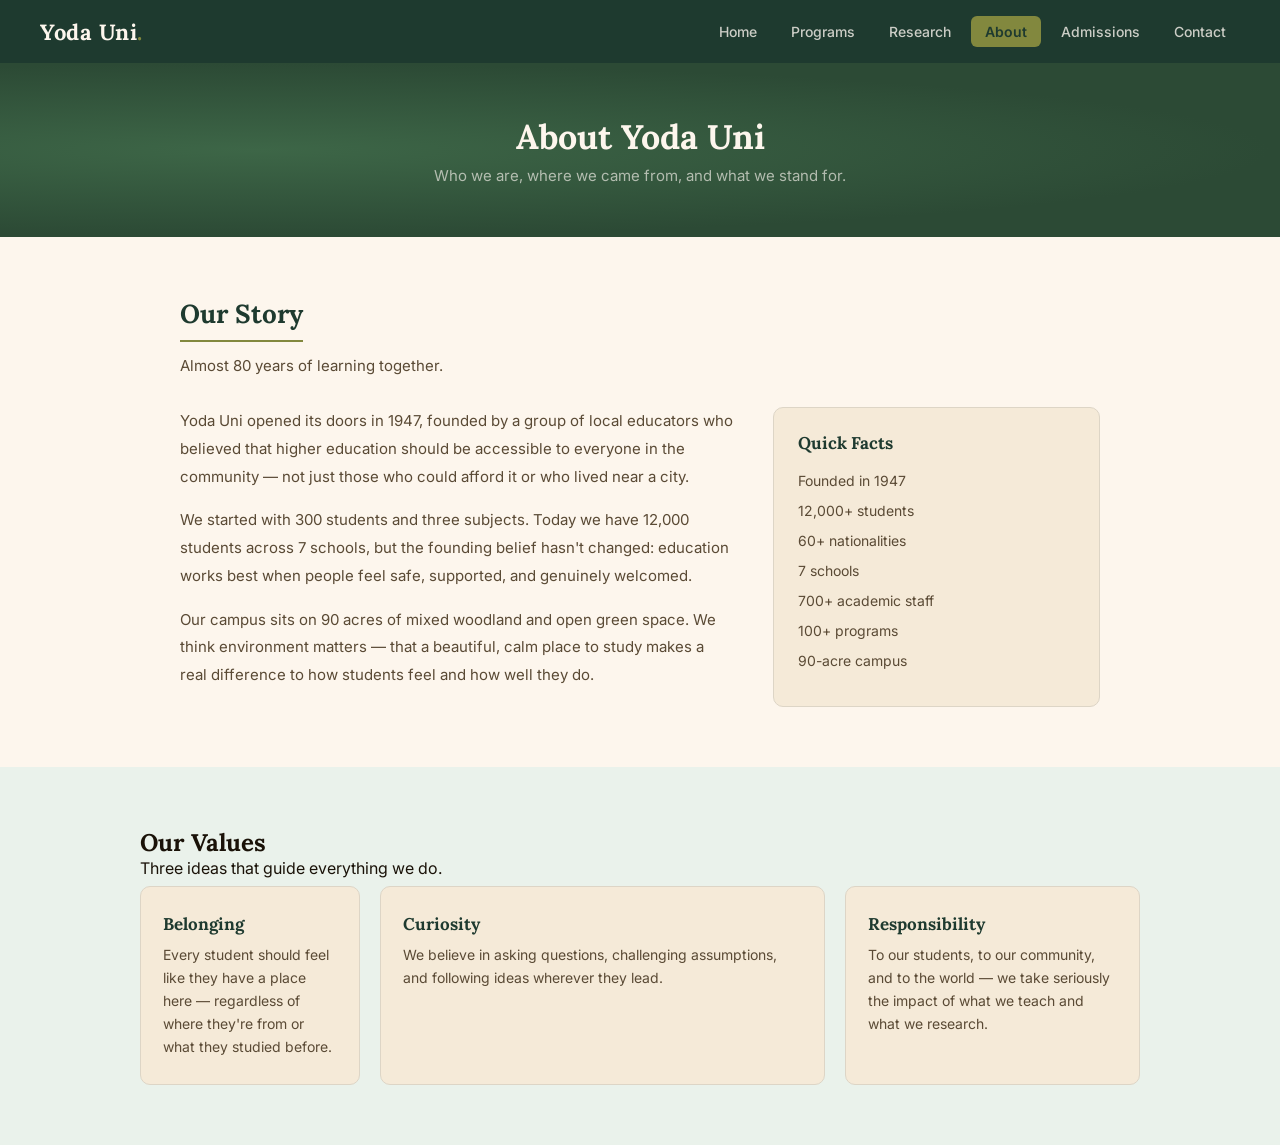
<file: about.html>
<!DOCTYPE html>
<html lang="en">
<head>
  <meta charset="UTF-8" />
  <meta name="viewport" content="width=device-width, initial-scale=1.0"/>
  <title>About — Yoda Uni</title>
  <link href="https://fonts.googleapis.com/css2?family=Lora:wght@400;600;700&family=Inter:wght@400;500;600&display=swap" rel="stylesheet">
  <link rel="stylesheet" href="style.css">
</head>
<body>

  <nav>
    <a class="logo" href="index.html">Yoda Uni<span>.</span></a>
    <ul>
      <li><a href="index.html">Home</a></li>
      <li><a href="programs.html">Programs</a></li>
      <li><a href="research.html">Research</a></li>
      <li><a href="about.html">About</a></li>
      <li><a href="admissions.html">Admissions</a></li>
      <li><a href="contact.html">Contact</a></li>
    </ul>
  </nav>

  <div class="page-banner">
    <h1>About Yoda Uni</h1>
    <p>Who we are, where we came from, and what we stand for.</p>
  </div>

  <div class="section">
    <h2>Our Story</h2>
    <p class="subtitle">Almost 80 years of learning together.</p>

    <div class="about-grid">
      <div class="text">
        <p>Yoda Uni opened its doors in 1947, founded by a group of local educators who believed that higher education should be accessible to everyone in the community — not just those who could afford it or who lived near a city.</p>
        <p>We started with 300 students and three subjects. Today we have 12,000 students across 7 schools, but the founding belief hasn't changed: education works best when people feel safe, supported, and genuinely welcomed.</p>
        <p>Our campus sits on 90 acres of mixed woodland and open green space. We think environment matters — that a beautiful, calm place to study makes a real difference to how students feel and how well they do.</p>
      </div>
      <div class="facts">
        <h3>Quick Facts</h3>
        <div class="fact-item">Founded in 1947</div>
        <div class="fact-item">12,000+ students</div>
        <div class="fact-item">60+ nationalities</div>
        <div class="fact-item">7 schools</div>
        <div class="fact-item">700+ academic staff</div>
        <div class="fact-item">100+ programs</div>
        <div class="fact-item">90-acre campus</div>
      </div>
    </div>
  </div>

  <div class="band">
    <div class="band-inner">
      <h2>Our Values</h2>
      <p class="subtitle">Three ideas that guide everything we do.</p>
      <div class="cards">
        <div class="card card-narrow">
          <h3>Belonging</h3>
          <p>Every student should feel like they have a place here — regardless of where they're from or what they studied before.</p>
        </div>
        <div class="card card-wide">
          <h3>Curiosity</h3>
          <p>We believe in asking questions, challenging assumptions, and following ideas wherever they lead.</p>
        </div>
        <div class="card">
          <h3>Responsibility</h3>
          <p>To our students, to our community, and to the world — we take seriously the impact of what we teach and what we research.</p>
        </div>
      </div>
    </div>
  </div>


  <script src="script.js"></script>
</body>
</html>
</file>
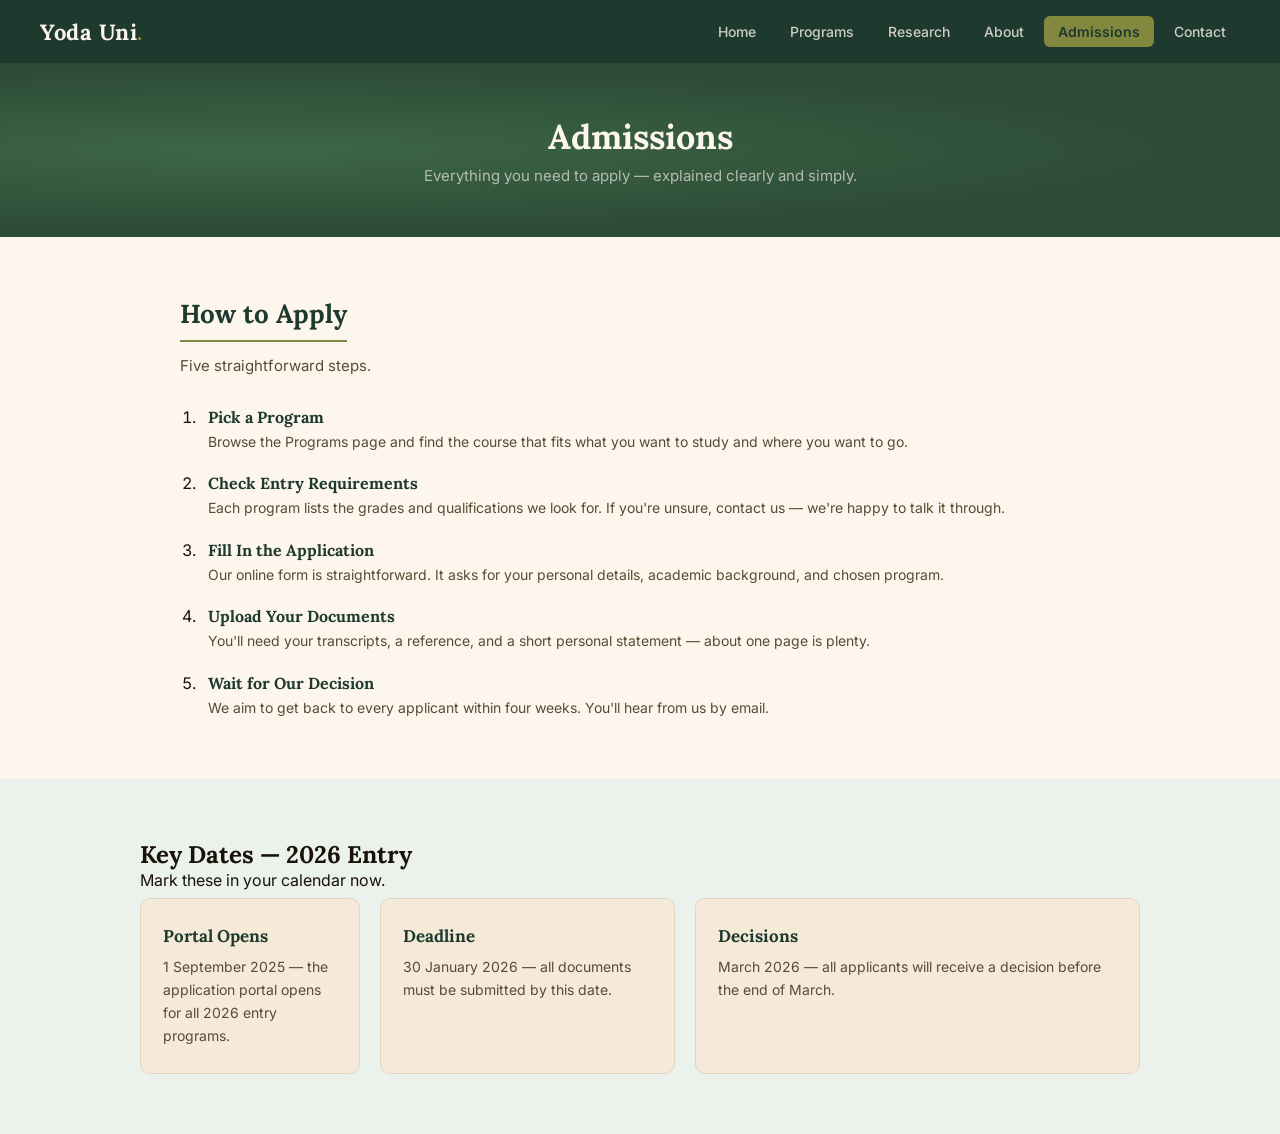
<file: admissions.html>
<!DOCTYPE html>
<html lang="en">
<head>
  <meta charset="UTF-8" />
  <meta name="viewport" content="width=device-width, initial-scale=1.0"/>
  <title>Admissions — Yoda Uni</title>
  <link href="https://fonts.googleapis.com/css2?family=Lora:wght@400;600;700&family=Inter:wght@400;500;600&display=swap" rel="stylesheet">
  <link rel="stylesheet" href="style.css">
</head>
<body>

  <nav>
    <a class="logo" href="index.html">Yoda Uni<span>.</span></a>
    <ul>
      <li><a href="index.html">Home</a></li>
      <li><a href="programs.html">Programs</a></li>
      <li><a href="research.html">Research</a></li>
      <li><a href="about.html">About</a></li>
      <li><a href="admissions.html">Admissions</a></li>
      <li><a href="contact.html">Contact</a></li>
    </ul>
  </nav>

  <div class="page-banner">
    <h1>Admissions</h1>
    <p>Everything you need to apply — explained clearly and simply.</p>
  </div>

  <div class="section">
    <h2>How to Apply</h2>
    <p class="subtitle">Five straightforward steps.</p>

    <ol class="steps-list">
      <li>
        <h3>Pick a Program</h3>
        <p>Browse the Programs page and find the course that fits what you want to study and where you want to go.</p>
      </li>
      <li>
        <h3>Check Entry Requirements</h3>
        <p>Each program lists the grades and qualifications we look for. If you're unsure, contact us — we're happy to talk it through.</p>
      </li>
      <li>
        <h3>Fill In the Application</h3>
        <p>Our online form is straightforward. It asks for your personal details, academic background, and chosen program.</p>
      </li>
      <li>
        <h3>Upload Your Documents</h3>
        <p>You'll need your transcripts, a reference, and a short personal statement — about one page is plenty.</p>
      </li>
      <li>
        <h3>Wait for Our Decision</h3>
        <p>We aim to get back to every applicant within four weeks. You'll hear from us by email.</p>
      </li>
    </ol>
  </div>

  <div class="band">
    <div class="band-inner">
      <h2>Key Dates — 2026 Entry</h2>
      <p class="subtitle">Mark these in your calendar now.</p>
      <div class="cards">
        <div class="card card-narrow">
          <h3>Portal Opens</h3>
          <p>1 September 2025 — the application portal opens for all 2026 entry programs.</p>
        </div>
        <div class="card">
          <h3>Deadline</h3>
          <p>30 January 2026 — all documents must be submitted by this date.</p>
        </div>
        <div class="card card-wide">
          <h3>Decisions</h3>
          <p>March 2026 — all applicants will receive a decision before the end of March.</p>
        </div>
      </div>
    </div>
  </div>


  <script src="script.js"></script>
</body>
</html>
</file>
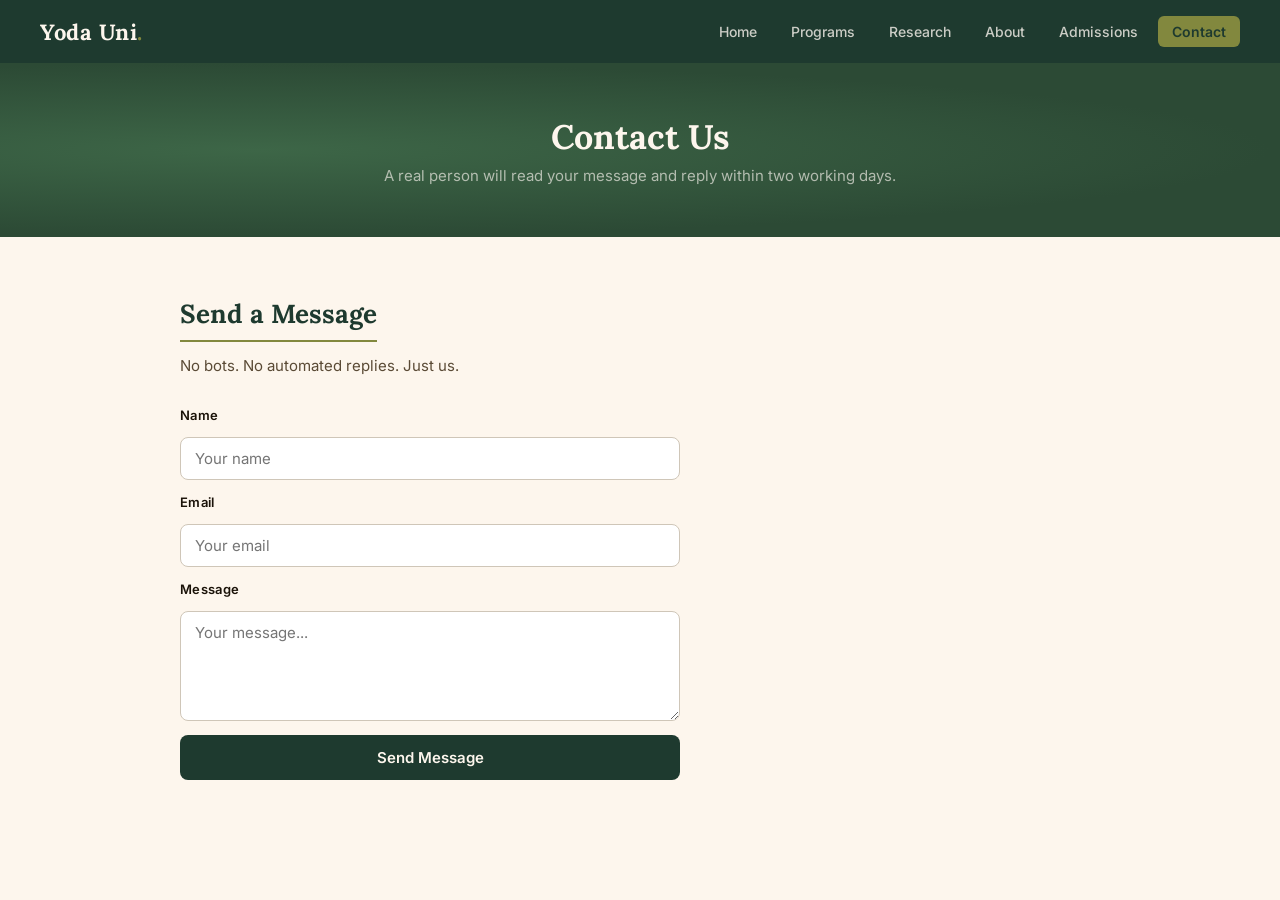
<file: contact.html>
<!DOCTYPE html>
<html lang="en">
<head>
  <meta charset="UTF-8" />
  <meta name="viewport" content="width=device-width, initial-scale=1.0"/>
  <title>Contact — Yoda Uni</title>
  <link href="https://fonts.googleapis.com/css2?family=Lora:wght@400;600;700&family=Inter:wght@400;500;600&display=swap" rel="stylesheet">
  <link rel="stylesheet" href="style.css">
</head>
<body>

  <nav>
    <a class="logo" href="index.html">Yoda Uni<span>.</span></a>
    <ul>
      <li><a href="index.html">Home</a></li>
      <li><a href="programs.html">Programs</a></li>
      <li><a href="research.html">Research</a></li>
      <li><a href="about.html">About</a></li>
      <li><a href="admissions.html">Admissions</a></li>
      <li><a href="contact.html">Contact</a></li>
    </ul>
  </nav>

  <div class="page-banner">
    <h1>Contact Us</h1>
    <p>A real person will read your message and reply within two working days.</p>
  </div>

  <div class="section">
    <h2>Send a Message</h2>
    <p class="subtitle">No bots. No automated replies. Just us.</p>

    <form id="contactForm">

      <label for="name">Name</label>
      <input type="text" id="name" placeholder="Your name" />

      <label for="email">Email</label>
      <input type="email" id="email" placeholder="Your email" />

      <label for="message">Message</label>
      <textarea id="message" placeholder="Your message..."></textarea>

      <button type="button" onclick="submitForm()">Send Message</button>

    </form>

    <div class="success-msg" id="successMessage">
      ✅ Thanks for getting in touch! We'll reply within two working days.
    </div>

  </div>


  <script src="script.js"></script>
</body>
</html>
</file>
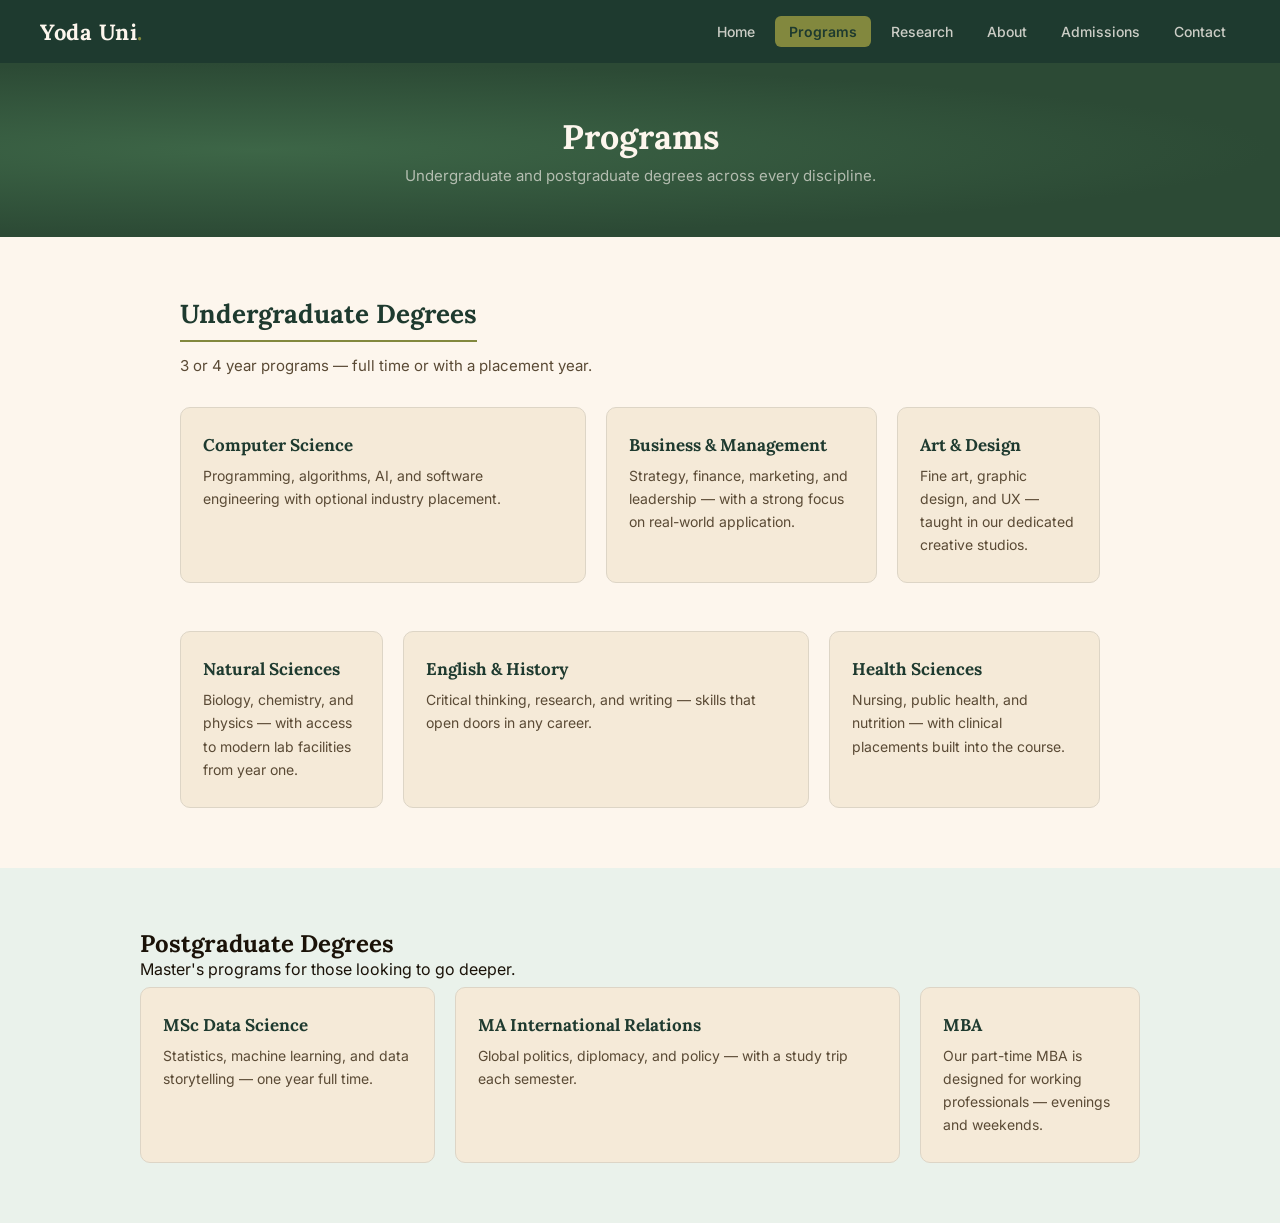
<file: programs.html>
<!DOCTYPE html>
<html lang="en">
<head>
  <meta charset="UTF-8" />
  <meta name="viewport" content="width=device-width, initial-scale=1.0"/>
  <title>Programs — Yoda Uni</title>
  <link href="https://fonts.googleapis.com/css2?family=Lora:wght@400;600;700&family=Inter:wght@400;500;600&display=swap" rel="stylesheet">
  <link rel="stylesheet" href="style.css">
</head>
<body>

  <nav>
    <a class="logo" href="index.html">Yoda Uni<span>.</span></a>
    <ul>
      <li><a href="index.html">Home</a></li>
      <li><a href="programs.html">Programs</a></li>
      <li><a href="research.html">Research</a></li>
      <li><a href="about.html">About</a></li>
      <li><a href="admissions.html">Admissions</a></li>
      <li><a href="contact.html">Contact</a></li>
    </ul>
  </nav>

  <div class="page-banner">
    <h1>Programs</h1>
    <p>Undergraduate and postgraduate degrees across every discipline.</p>
  </div>

  <div class="section">
    <h2>Undergraduate Degrees</h2>
    <p class="subtitle">3 or 4 year programs — full time or with a placement year.</p>
    <div class="cards">
      <div class="card card-wide">
        <h3>Computer Science</h3>
        <p>Programming, algorithms, AI, and software engineering with optional industry placement.</p>
      </div>
      <div class="card">
        <h3>Business & Management</h3>
        <p>Strategy, finance, marketing, and leadership — with a strong focus on real-world application.</p>
      </div>
      <div class="card card-narrow">
        <h3>Art & Design</h3>
        <p>Fine art, graphic design, and UX — taught in our dedicated creative studios.</p>
      </div>
    </div>

    <br><br>

    <div class="cards">
      <div class="card card-narrow">
        <h3>Natural Sciences</h3>
        <p>Biology, chemistry, and physics — with access to modern lab facilities from year one.</p>
      </div>
      <div class="card card-wide">
        <h3>English & History</h3>
        <p>Critical thinking, research, and writing — skills that open doors in any career.</p>
      </div>
      <div class="card">
        <h3>Health Sciences</h3>
        <p>Nursing, public health, and nutrition — with clinical placements built into the course.</p>
      </div>
    </div>
  </div>

  <div class="band">
    <div class="band-inner">
      <h2>Postgraduate Degrees</h2>
      <p class="subtitle">Master's programs for those looking to go deeper.</p>
      <div class="cards">
        <div class="card">
          <h3>MSc Data Science</h3>
          <p>Statistics, machine learning, and data storytelling — one year full time.</p>
        </div>
        <div class="card card-wide">
          <h3>MA International Relations</h3>
          <p>Global politics, diplomacy, and policy — with a study trip each semester.</p>
        </div>
        <div class="card card-narrow">
          <h3>MBA</h3>
          <p>Our part-time MBA is designed for working professionals — evenings and weekends.</p>
        </div>
      </div>
    </div>
  </div>


  <script src="script.js"></script>
</body>
</html>
</file>
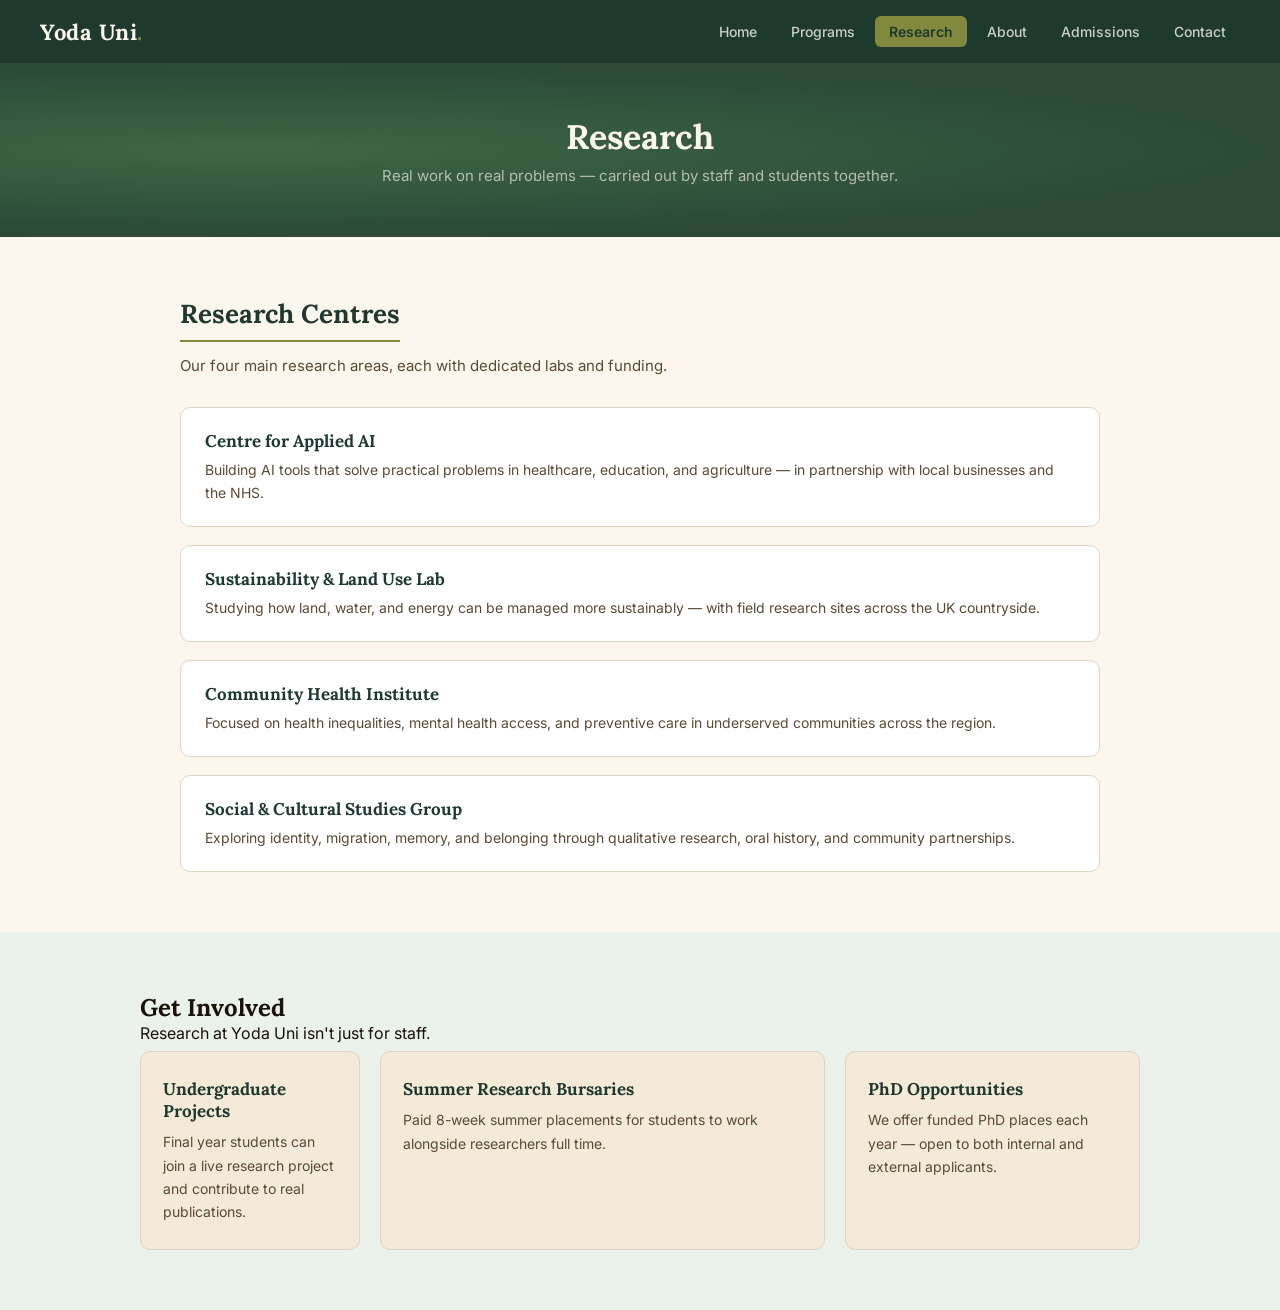
<file: research.html>
<!DOCTYPE html>
<html lang="en">
<head>
  <meta charset="UTF-8" />
  <meta name="viewport" content="width=device-width, initial-scale=1.0"/>
  <title>Research — Yoda Uni</title>
  <link href="https://fonts.googleapis.com/css2?family=Lora:wght@400;600;700&family=Inter:wght@400;500;600&display=swap" rel="stylesheet">
  <link rel="stylesheet" href="style.css">
</head>
<body>

  <nav>
    <a class="logo" href="index.html">Yoda Uni<span>.</span></a>
    <ul>
      <li><a href="index.html">Home</a></li>
      <li><a href="programs.html">Programs</a></li>
      <li><a href="research.html">Research</a></li>
      <li><a href="about.html">About</a></li>
      <li><a href="admissions.html">Admissions</a></li>
      <li><a href="contact.html">Contact</a></li>
    </ul>
  </nav>

  <div class="page-banner">
    <h1>Research</h1>
    <p>Real work on real problems — carried out by staff and students together.</p>
  </div>

  <div class="section">
    <h2>Research Centres</h2>
    <p class="subtitle">Our four main research areas, each with dedicated labs and funding.</p>

    <div class="research-list">

      <div class="research-item">
        <div>
          <h3>Centre for Applied AI</h3>
          <p>Building AI tools that solve practical problems in healthcare, education, and agriculture — in partnership with local businesses and the NHS.</p>
        </div>
      </div>

      <div class="research-item">
        <div>
          <h3>Sustainability & Land Use Lab</h3>
          <p>Studying how land, water, and energy can be managed more sustainably — with field research sites across the UK countryside.</p>
        </div>
      </div>

      <div class="research-item">
        <div>
          <h3>Community Health Institute</h3>
          <p>Focused on health inequalities, mental health access, and preventive care in underserved communities across the region.</p>
        </div>
      </div>

      <div class="research-item">
        <div>
          <h3>Social & Cultural Studies Group</h3>
          <p>Exploring identity, migration, memory, and belonging through qualitative research, oral history, and community partnerships.</p>
        </div>
      </div>

    </div>
  </div>

  <div class="band">
    <div class="band-inner">
      <h2>Get Involved</h2>
      <p class="subtitle">Research at Yoda Uni isn't just for staff.</p>
      <div class="cards">
        <div class="card card-narrow">
          <h3>Undergraduate Projects</h3>
          <p>Final year students can join a live research project and contribute to real publications.</p>
        </div>
        <div class="card card-wide">
          <h3>Summer Research Bursaries</h3>
          <p>Paid 8-week summer placements for students to work alongside researchers full time.</p>
        </div>
        <div class="card">
          <h3>PhD Opportunities</h3>
          <p>We offer funded PhD places each year — open to both internal and external applicants.</p>
        </div>
      </div>
    </div>
  </div>


  <script src="script.js"></script>
</body>
</html>
</file>
<file: style.css>
/* ── Colour variables ── */
:root {
  --green-dark:  #1e3a2f;
  --green-mid:   #2e5e45;
  --green-light: #eaf2eb;
  --cream:       #fdf6ed;
  --cream-dark:  #f5ead8;
  --brown:       #8b4513;
  --brown-light: #82883e;
  --text:        #1a1208;
  --text-soft:   #5a4a35;
  --white:       #ffffff;
}

/* ── Reset ── */
* {
  margin: 0;
  padding: 0;
  box-sizing: border-box;
}

body {
  font-family: 'Inter', sans-serif;
  background-color: var(--cream);
  color: var(--text);
}

h1, h2, h3 {
  font-family: 'Lora', serif;
}

/* ── Navbar ── */
nav {
  background-color: var(--green-dark);
  padding: 16px 40px;
  display: flex;
  justify-content: space-between;
  align-items: center;
  position: sticky;
  top: 0;
  z-index: 10;
}

.logo {
  font-family: 'Lora', serif;
  color: var(--cream);
  font-size: 22px;
  font-weight: 700;
  cursor: pointer;
  letter-spacing: 0.5px;
  text-decoration: none;
}

.logo span {
  color: var(--brown-light);
}

nav ul {
  list-style: none;
  display: flex;
  gap: 6px;
}

nav ul li a {
  display: block;
  color: rgba(247, 243, 236, 0.8);
  font-size: 14px;
  font-weight: 500;
  padding: 7px 14px;
  border-radius: 6px;
  text-decoration: none;
  transition: background 0.2s, color 0.2s;
}

nav ul li a:hover {
  background-color: rgba(255, 255, 255, 0.1);
  color: var(--cream);
}

nav ul li a.active {
  background-color: var(--brown-light);
  color: var(--green-dark);
  font-weight: 600;
}

/* ── Hero ── */
.hero {
  background-color: var(--green-dark);
  background-image: radial-gradient(ellipse at 80% 50%, #3d6647 0%, #2c4a35 60%);
  color: var(--cream);
  padding: 90px 40px;
  text-align: center;
}

/* ── Steps (simple list) ── */
.steps-list {
  margin-top: 16px;
  padding-left: 20px;
  display: flex;
  flex-direction: column;
  gap: 20px;
}

.steps-list li {
  padding-left: 8px;
}

.steps-list li h3 {
  font-size: 16px;
  color: var(--green-dark);
  margin-bottom: 4px;
}

.steps-list li p {
  font-size: 14px;
  color: var(--text-soft);
  line-height: 1.6;
}

.hero h1 {
  font-size: 46px;
  line-height: 1.2;
  margin-bottom: 18px;
  color: var(--cream);
}

.hero h1 em {
  color: var(--brown-light);
  font-style: normal;
}

.hero p {
  font-size: 17px;
  color: rgba(247, 243, 236, 0.7);
  max-width: 520px;
  margin: 0 auto 36px;
  line-height: 1.7;
}

.hero-btn {
  background-color: var(--brown-light);
  color: var(--green-dark);
  padding: 14px 34px;
  border-radius: 8px;
  font-family: 'Inter', sans-serif;
  font-weight: 600;
  font-size: 15px;
  border: none;
  cursor: pointer;
  text-decoration: none;
  display: inline-block;
  transition: background 0.2s, transform 0.15s;
}

.hero-btn:hover {
  background-color: #d9bc93;
  transform: translateY(-2px);
}

/* ── Page banner ── */
.page-banner {
  background-color: var(--green-dark);
  background-image: radial-gradient(ellipse at 20% 50%, #3d6647 0%, #2c4a35 70%);
  color: var(--cream);
  padding: 52px 40px;
  text-align: center;
}

.page-banner h1 {
  font-size: 34px;
  margin-bottom: 8px;
}

.page-banner p {
  color: rgba(247, 243, 236, 0.65);
  font-size: 15px;
}

/* ── Section ── */
.section {
  padding: 60px 40px;
  max-width: 1000px;
  margin: 0 auto;
}

.section h2 {
  font-size: 26px;
  color: var(--green-dark);
  margin-bottom: 6px;
  padding-bottom: 10px;
  border-bottom: 2px solid var(--brown-light);
  display: inline-block;
}

.section .subtitle {
  color: var(--text-soft);
  margin-top: 8px;
  margin-bottom: 32px;
  font-size: 15px;
}

/* ── Cards ── */
.cards {
  display: flex;
  gap: 20px;
  flex-wrap: wrap;
  margin-top: 8px;
}

.card {
  background-color: var(--cream-dark);
  border-radius: 10px;
  padding: 26px 22px;
  flex: 1;
  min-width: 200px;
  border: 1px solid #ddd5c6;
  transition: transform 0.2s, box-shadow 0.2s;
}

/* wider card — takes more space than siblings */
.card-wide {
  flex: 1.6;
}

.card-narrow {
  flex: 0.7;
  min-width: 160px;
}

.card:hover {
  transform: translateY(-4px);
  box-shadow: 0 8px 24px rgba(44, 74, 53, 0.12);
}

.card h3 {
  font-size: 17px;
  color: var(--green-dark);
  margin-bottom: 8px;
}

.card p {
  color: var(--text-soft);
  font-size: 14px;
  line-height: 1.65;
}

/* ── Green band ── */
.band {
  background-color: var(--green-light);
  padding: 60px 40px;
}

.band-inner {
  max-width: 1000px;
  margin: 0 auto;
}

/* ── Research list ── */
.research-list {
  display: flex;
  flex-direction: column;
  gap: 18px;
  margin-top: 8px;
}

.research-item {
  background: var(--white);
  border: 1px solid #ddd5c6;
  border-radius: 10px;
  padding: 22px 24px;
  display: flex;
  gap: 20px;
  align-items: flex-start;
  transition: border-color 0.2s, box-shadow 0.2s;
}

.research-item:hover {
  border-color: var(--green-mid);
  box-shadow: 0 4px 16px rgba(44, 74, 53, 0.08);
}

.research-item h3 {
  font-size: 17px;
  color: var(--green-dark);
  margin-bottom: 6px;
}

.research-item p {
  font-size: 14px;
  color: var(--text-soft);
  line-height: 1.65;
}



/* ── About grid ── */
.about-grid {
  display: flex;
  gap: 40px;
  flex-wrap: wrap;
  margin-top: 8px;
}

.about-grid .text {
  flex: 2;
  min-width: 260px;
}

.about-grid .text p {
  line-height: 1.85;
  color: var(--text-soft);
  margin-bottom: 16px;
  font-size: 15px;
}

.about-grid .facts {
  flex: 1;
  min-width: 200px;
  background: var(--cream-dark);
  border: 1px solid #ddd5c6;
  border-radius: 10px;
  padding: 24px;
}

.about-grid .facts h3 {
  color: var(--green-dark);
  margin-bottom: 18px;
  font-size: 17px;
}

.fact-item {
  display: flex;
  align-items: center;
  gap: 10px;
  margin-bottom: 13px;
  font-size: 14px;
  color: var(--text-soft);
}

/* ── Form ── */
form {
  display: flex;
  flex-direction: column;
  gap: 14px;
  max-width: 500px;
}

form label {
  font-weight: 600;
  font-size: 13px;
  color: var(--text);
  letter-spacing: 0.3px;
}

form input,
form select,
form textarea {
  padding: 11px 14px;
  border: 1px solid #cfc6b8;
  border-radius: 8px;
  font-size: 15px;
  font-family: 'Inter', sans-serif;
  background-color: var(--white);
  color: var(--text);
  width: 100%;
  transition: border-color 0.2s;
}

form input:focus,
form select:focus,
form textarea:focus {
  outline: none;
  border-color: var(--green-mid);
}

form textarea {
  resize: vertical;
  min-height: 110px;
}

form button {
  background-color: var(--green-dark);
  color: var(--cream);
  padding: 13px;
  border: none;
  border-radius: 8px;
  font-size: 15px;
  font-weight: 600;
  font-family: 'Inter', sans-serif;
  cursor: pointer;
  transition: background 0.2s, transform 0.15s;
}

form button:hover {
  background-color: var(--green-mid);
  transform: translateY(-1px);
}

.success-msg {
  display: none;
  background: #dff0e0;
  color: #2c4a35;
  border: 1px solid #b5d9b8;
  padding: 16px 20px;
  border-radius: 8px;
  font-size: 15px;
  margin-top: 10px;
}

/* ── Campus photos ── */
.campus-photos {
  display: grid;
  grid-template-columns: 1fr 1fr;
  gap: 12px;
  margin-top: 24px;
}

.campus-photos img {
  width: 100%;
  height: 220px;
  object-fit: cover;
  border-radius: 8px;
  display: block;
}

/* ── Footer ── */


/* ── Mobile ── */
@media (max-width: 680px) {
  nav { padding: 14px 20px; }
  nav ul li a { font-size: 12px; padding: 6px 9px; }
  .hero { padding: 60px 24px; }
  .hero h1 { font-size: 30px; }
  .section { padding: 44px 24px; }
  .page-banner { padding: 44px 24px; }
  .page-banner h1 { font-size: 26px; }
  .cards { flex-direction: column; }
  .about-grid { flex-direction: column; }
  .band { padding: 44px 24px; }
  .campus-photos { grid-template-columns: 1fr; }
}
</file>
